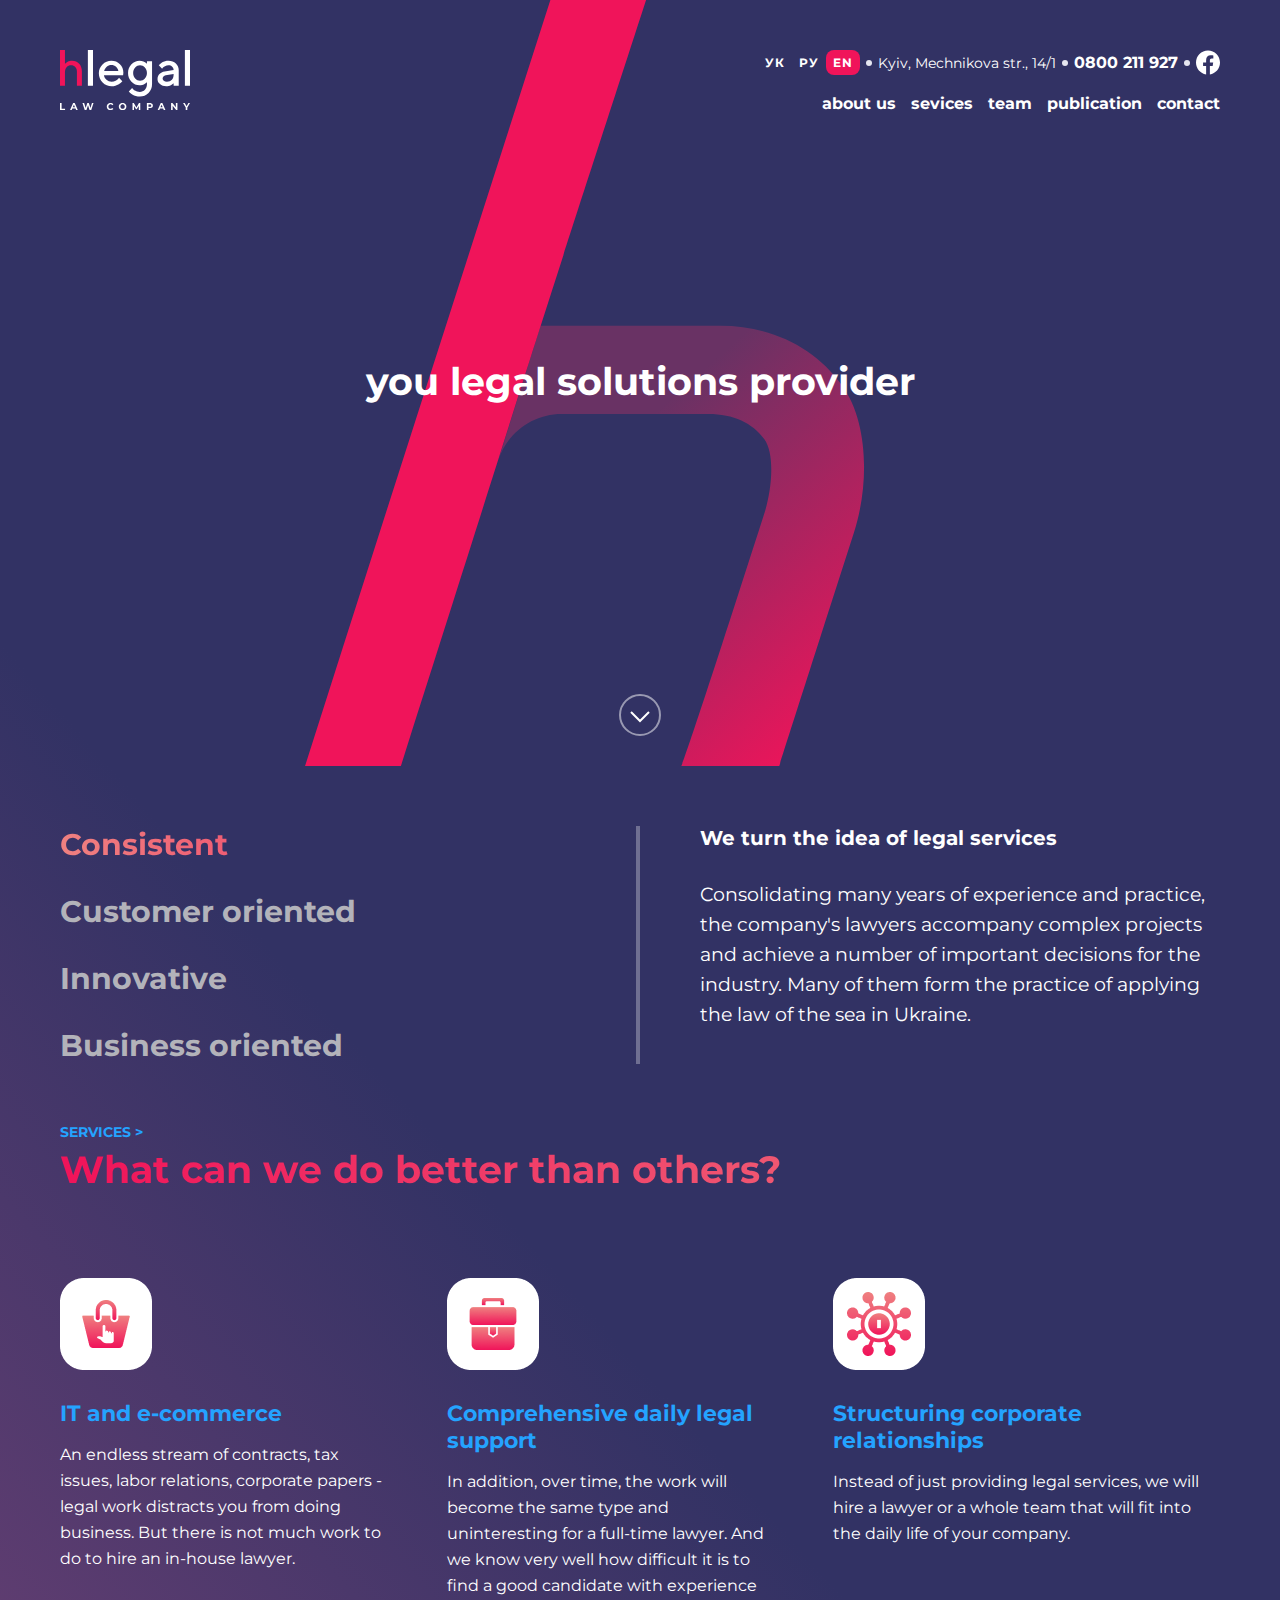
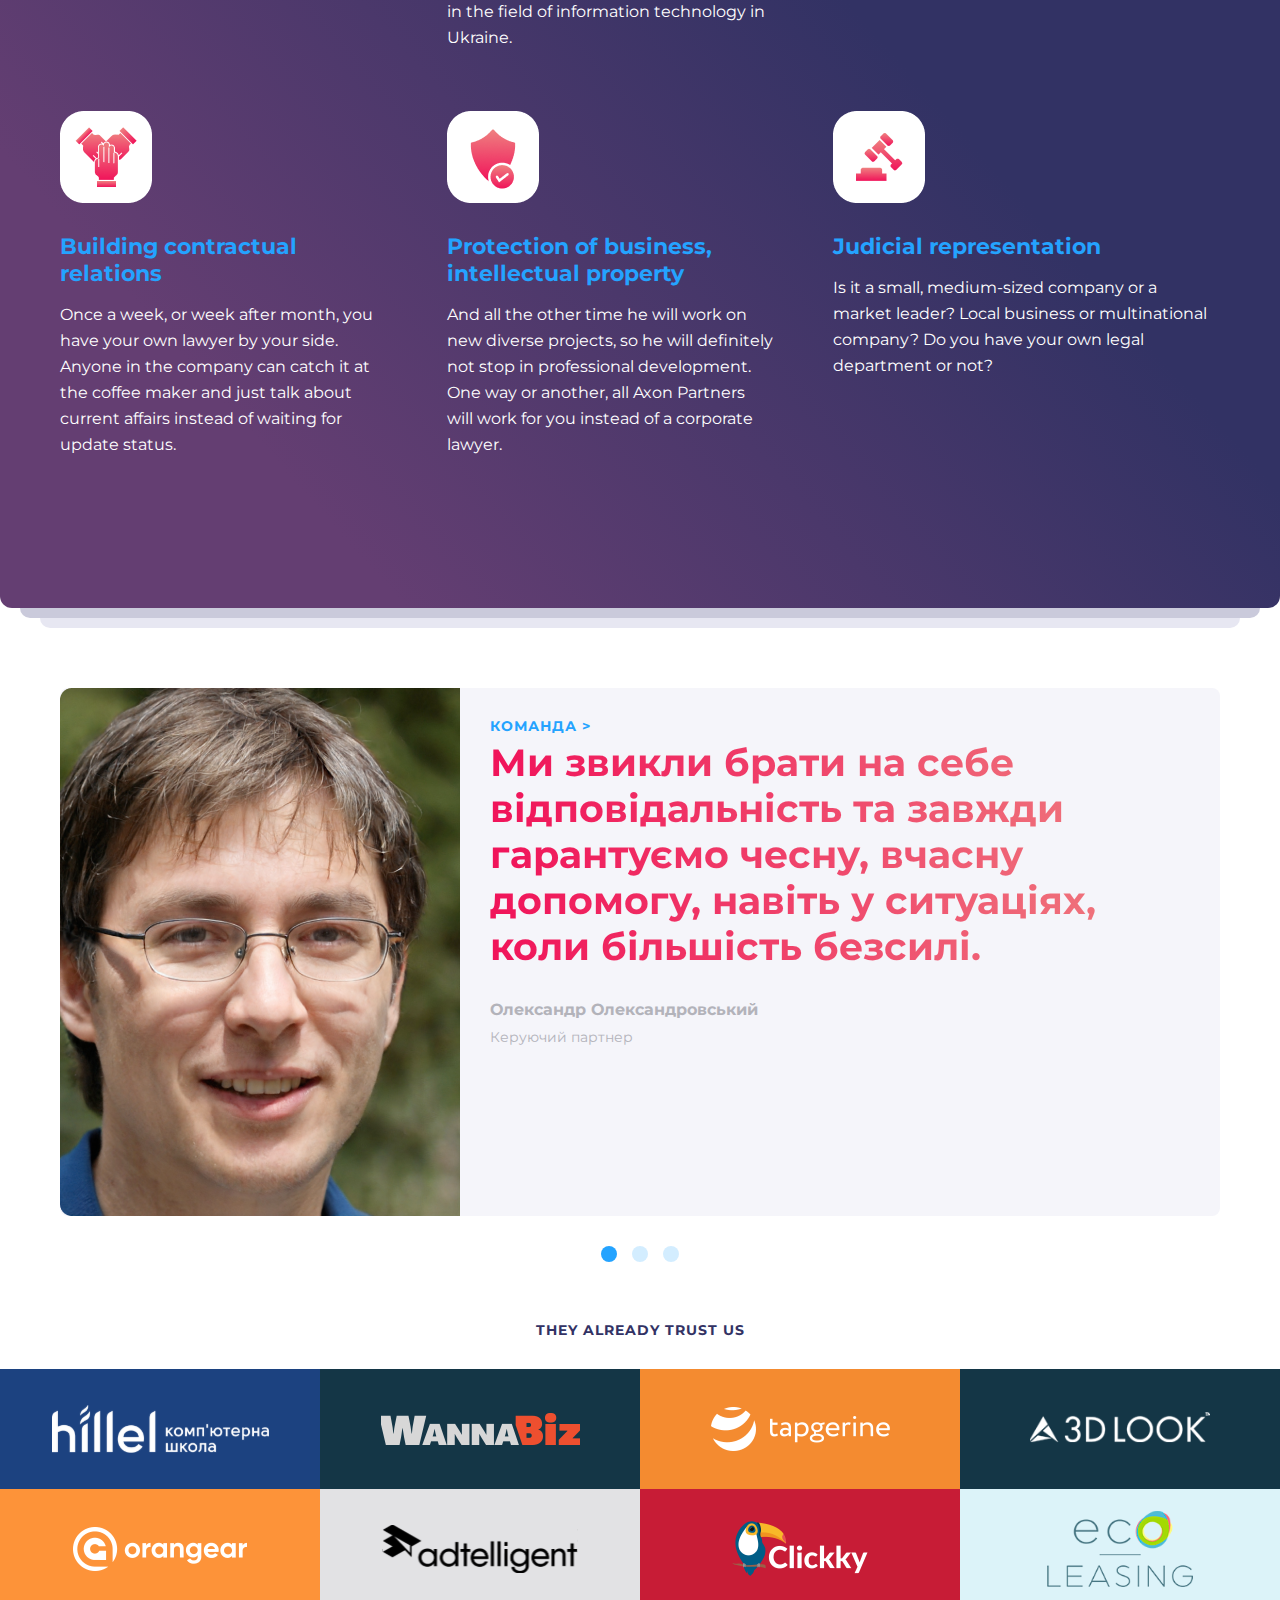
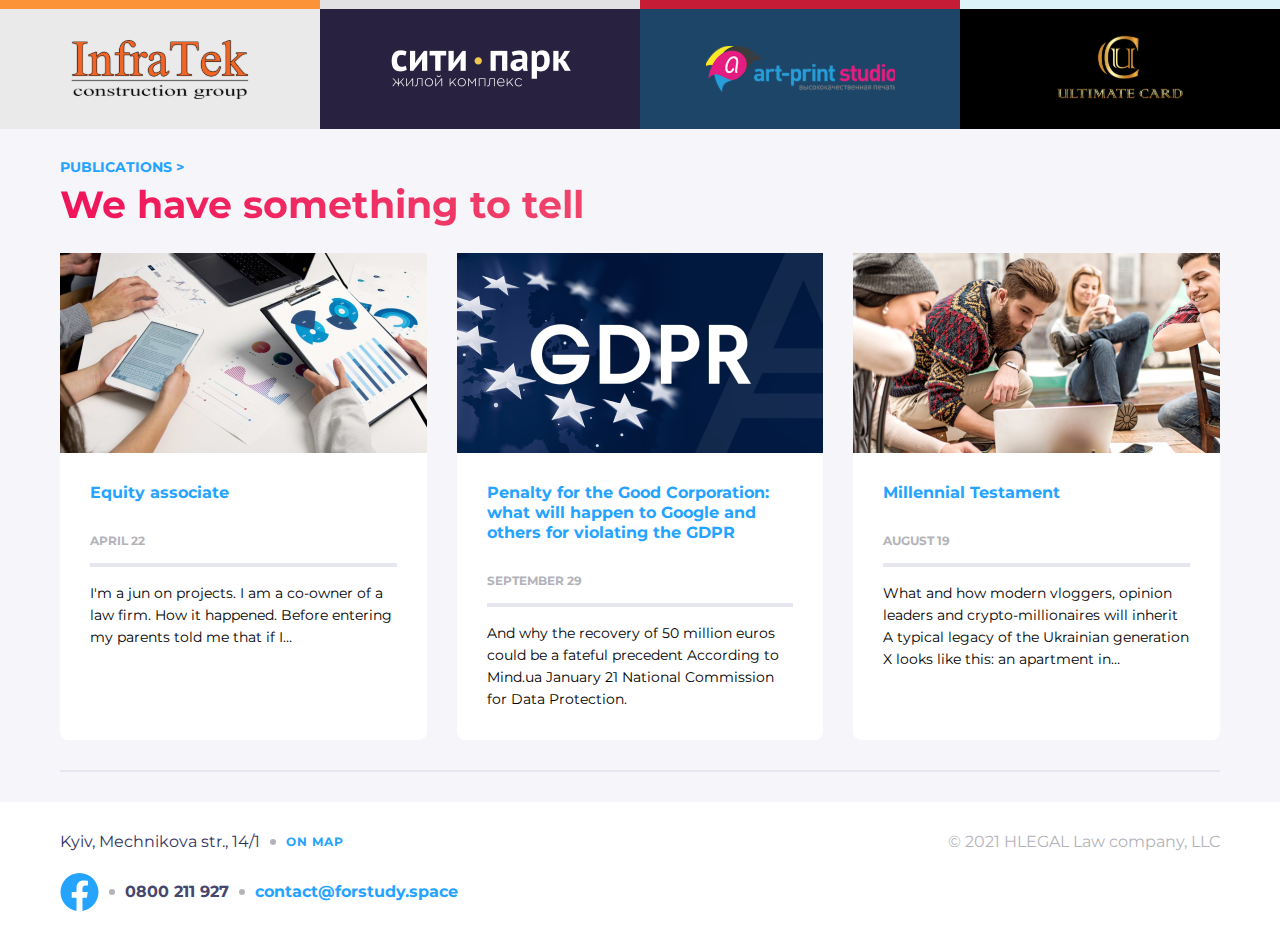
<file: index.html>
<!DOCTYPE html>
<html lang="en">

<head>
	<meta charset="UTF-8">
	<meta http-equiv="X-UA-Compatible" content="IE=edge">
	<meta name="viewport" content="width=device-width, initial-scale=1.0">
	<title>Document</title>
	<link rel="preconnect" href="https://fonts.googleapis.com">
	<link rel="preconnect" href="https://fonts.gstatic.com" crossorigin>
	<link href="https://fonts.googleapis.com/css2?family=Montserrat:wght@400;700&display=swap" rel="stylesheet">
	<link rel="stylesheet" href="css/style.css">
</head>

<body>
	<div class="wraper">
		<header class="header">
			<div class="header__board">
				<div class="header__bigLogo"><a href=""><img src="img/BigLogo.svg"></a></div>
				<div class="header__all">
					<div class="header__up">
						<div class="header__lang">
							<div class="listLang">
								<a href="#" class="listLang__lang">ук</a>
								<a href="" class="listLang__lang">ру</a>
								<a href="" class="listLang__lang">en</a>
							</div>
						</div>
						<div class="header__dot"></div>
						<div class="header__street">Kyiv, Mechnikova str., 14/1</div>
						<div class="header__dot"></div>
						<div class="header__numb"><a href="tel:0800211927">0800 211 927</a></div>
						<div class="header__dot"></div>
						<div class="header__minilogo">
							<a href="">
								<img src="img/Facebook_minilogo.svg" alt="">
							</a>
						</div>
					</div>
					<div class="header__banner">
						<div class="header__down">
							<a href="#" class="header__logo">
								<picture>
									<source srcset="img/BigLogo.svg" type="image/svg+xml" media="(min-width:768px)">
									<source srcset="img/Logo.svg" type="image/svg+xml" media="(min-width:375px)">
									<img src="img/BigLogo.svg" alt="">
								</picture>
								<!-- <img src="img/Logo.svg" alt=""> -->
							</a>
						</div>
						<nav class="header__burger">
							<div class="burger">
								<input type="checkbox" id="burger-toggle" />
								<label for="burger-toggle" class="burger-nav">
									<span class="burger-nav__line"></span>
									<span class="burger-nav__line"></span>
									<span class="burger-nav__line"></span>
								</label>
								<nav class="nav">
									<ul class="nav__list">
										<li class="nav__close-wrapp">
											<label for="burger-toggle" class="nav__close">
												<svg width="20" height="20" fill="none" xmlns="http://www.w3.org/2000/svg">
													<path d="m 1 1 18 18 M 19 1 1 19" stroke="#EC6F5D" stroke-width="2" />
												</svg>
											</label>
										</li>
										<li class="nav__item">
											<a href="index.html" class="nav__link">about us</a>
										</li>
										<li class="nav__item">
											<a href="index.html" class="nav__link">sevices</a>
										</li>
										<li class="nav__item">
											<a href="index.html" class="nav__link">team</a>
										</li>
										<li class="nav__item">
											<a href="index.html" class="nav__link">publication</a>
										</li>
										<li class="nav__item">
											<a href="index.html" class="nav__link">contact </a>
										</li>
									</ul>
								</nav>
							</div>
						</nav>
					</div>
					<nav class="header__menu">
						<a href="#" class="header__link">about us</a>
						<a href="#" class="header__link">sevices</a>
						<a href="#" class="header__link">team</a>
						<a href="#" class="header__link">publication</a>
						<a href="#" class="header__link">contact</a>
					</nav>
				</div>
			</div>
			<div class="header__signature">you legal solutions provider</div>
			<div class="header__arrow"><img src="img/scrollbtn.svg" alt=""></div>
		</header>
		<div class="main">
			<div class="main__block">
				<div class="main__menu">
					<a href="#" class="main__p">Consistent</a>
					<a href="#" class="main__p">Customer oriented</a>
					<a href="#" class="main__p">Innovative</a>
					<a href="#" class="main__p">Business oriented</a>
				</div>
				<div class="main__state state">
					<div class="state__title">We turn the idea of legal services</div>
					<div class="state__text">Consolidating many years of experience and practice, the company's lawyers accompany
						complex projects and achieve a number of important decisions for the industry. Many of them form the
						practice of applying the law of the sea in Ukraine.</div>
				</div>
			</div>
			<div class="main__sevice"><a href="#">Services ></a></div>
			<div class="main__title">
				What can we do better than others?
			</div>
			<div class="main__row">
				<div class="main__column column">
					<div class="column__icon">
						<img src="img/Icon1.png" alt="">
					</div>
					<div class="column__title">
						<a href="#">IT and e-commerce</a>
					</div>
					<div class="column_text">
						An endless stream of contracts, tax issues, labor relations, corporate papers - legal work distracts you
						from doing business. But there is not much work to do to hire an in-house lawyer.
					</div>
				</div>
				<div class="main__column column">
					<div class="column__icon">
						<img src="img/Icon2.png" alt="">
					</div>
					<div class="column__title">
						<a href="#">Comprehensive daily legal support</a>
					</div>
					<div class="column_text">
						In addition, over time, the work will become the same type and uninteresting for a full-time lawyer. And we
						know very well how difficult it is to find a good candidate with experience in the field of information
						technology in Ukraine.
					</div>
				</div>
				<div class="main__column column">
					<div class="column__icon">
						<img src="img/Icon3.png" alt="">
					</div>
					<div class="column__title">
						<a href="#">Structuring corporate relationships</a>
					</div>
					<div class="column_text">
						Instead of just providing legal services, we will hire a lawyer or a whole team that will fit into the daily
						life of your company.
					</div>
				</div>
				<div class="main__column column">
					<div class="column__icon">
						<img src="img/Icon4.png" alt="">
					</div>
					<div class="column__title">
						<a href="#">Building contractual relations</a>
					</div>
					<div class="column_text">
						Once a week, or week after month, you have your own lawyer by your side. Anyone in the company can catch it
						at the coffee maker and just talk about current affairs instead of waiting for update status.
					</div>
				</div>
				<div class="main__column column">
					<div class="column__icon">
						<img src="img/Icon5.png" alt="">
					</div>
					<div class="column__title">
						<a href="#">Protection of business, intellectual property</a>
					</div>
					<div class="column_text">
						And all the other time he will work on new diverse projects, so he will definitely not stop in professional
						development. One way or another, all Axon Partners will work for you instead of a corporate lawyer.
					</div>
				</div>
				<div class="main__column column">
					<div class="column__icon">
						<img src="img/Icon6.png" alt="">
					</div>
					<div class="column__title">
						<a href="#">Judicial representation</a>
					</div>
					<div class="column_text">
						Is it a small, medium-sized company or a market leader? Local business or multinational company? Do you have
						your own legal department or not?
					</div>
				</div>
			</div>
		</div>
	</div>
	<div class="shadowFirst"></div>
	<div class="shadowSecond"></div>
	<div class="team">
		<div class="team__photo">
			<picture>
				<source srcset="img/team4.png" type="image/svg+xml" media="(min-width:1920px)">
				<source srcset="img/team5.png" type="image/svg+xml" media="(min-width:1440px)">
				<source srcset="img/team3.png" type="image/svg+xml" media="(min-width:1024px)">
				<source srcset="img/team2.png" type="image/svg+xml" media="(min-width:768px)">
				<source srcset="img/team1.png" type="image/svg+xml" media="(min-width:375px)">
				<img src="img/BigLogo.svg" alt="">
			</picture>
		</div>
		<div class="team__items">
			<div class="team__sevice">команда ></div>
			<div class="team__title">Ми звикли брати на себе відповідальність та завжди гарантуємо чесну, вчасну допомогу,
				навіть у ситуаціях, коли більшість безсилі.</div>
			<div class="team__author">Олександр Олександровський</div>
			<div class="team__job">Керуючий партнер</div>
		</div>
	</div>
	<div class="slider">
		<div class="slider__dot"></div>
		<div class="slider__dot"></div>
		<div class="slider__dot"></div>
	</div>
	<div class="signature">They already trust us</div>
	<div class="firms">
		<div class="firms__column">
			<div class="firms__img">
				<img src="img/i1.svg" alt="">
			</div>
		</div>
		<div class="firms__column">
			<div class="firms__img">
				<img src="img/i2.svg" alt="">
			</div>
		</div>
		<div class="firms__column">
			<div class="firms__img">
				<img src="img/i3.svg" alt="">
			</div>
		</div>
		<div class="firms__column">
			<div class="firms__img">
				<img src="img/i4.svg" alt="">
			</div>
		</div>
		<div class="firms__column">
			<div class="firms__img">
				<img src="img/i5.svg" alt="">
			</div>
		</div>
		<div class="firms__column">
			<div class="firms__img">
				<img src="img/i6.svg" alt="">
			</div>
		</div>
		<div class="firms__column">
			<div class="firms__img">
				<img src="img/i7.svg" alt="">
			</div>
		</div>
		<div class="firms__column">
			<div class="firms__img">
				<img src="img/i8.svg" alt="">
			</div>
		</div>
		<div class="firms__column">
			<div class="firms__img">
				<img src="img/i9.svg" alt="">
			</div>
		</div>
		<div class="firms__column">
			<div class="firms__img">
				<img src="img/i10.svg" alt="">
			</div>
		</div>
		<div class="firms__column">
			<div class="firms__img">
				<img src="img/i11.svg" alt="">
			</div>
		</div>
		<div class="firms__column">
			<div class="firms__img">
				<img src="img/i12.svg" alt="">
			</div>
		</div>
	</div>
	<div class="projects">
		<div class="projects__sevice"><a href="">Publications ></a> </div>
		<div class="projects__title">We have something to tell</div>
		<div class="projects__row">
			<div class="projects__column column_50_1">
				<div class="projects__img"><img src="img/photo1.png" alt=""></div>
				<div class="projects__name">Equity associate</div>
				<div class="projects__date">April 22</div>
				<div class="projects__text">I'm a jun on projects. I am a co-owner of a law firm. How it happened. Before
					entering my parents told me that if I…</div>
			</div>
			<div class="projects__column column_50_2">
				<div class="projects__img"><img src="img/photo2.png" alt=""></div>
				<div class="projects__name">Penalty for the Good Corporation: what will happen to Google and others for
					violating the GDPR</div>
				<div class="projects__date">September 29</div>
				<div class="projects__text">And why the recovery of 50 million euros could be a fateful precedent According to
					Mind.ua January 21 National Commission for Data Protection.</div>
			</div>
			<div class="projects__column">
				<div class="projects__img"><img src="img/photo3.png" alt=""></div>
				<div class="projects__name">Millennial Testament</div>
				<div class="projects__date">August 19</div>
				<div class="projects__text">What and how modern vloggers, opinion leaders and crypto-millionaires will inherit A
					typical legacy of the Ukrainian generation X looks like this: an apartment in…</div>
			</div>
		</div>
	</div>
	<div class="footer">
		<div class="footer__info">
			<div class="footer__address">
				<div class="footer__street">Kyiv, Mechnikova str., 14/1</div>
				<div class="footer__dot"></div>
				<div class="footer__map"><a href="https://goo.gl/maps/DXuaM9W2Nmb88hpr7" target="_blank">On map</a></div>
			</div>
			<div class="footer__contact">
				<div class="footer__logo"><a href="#"><img src="img/Facebook_logo.svg" alt=""></a></div>
				<div class="footer__dot"></div>
				<div class="footer__number"><a href="tel:0800211927">0800 211 927</a></div>
				<div class="footer__dot"></div>
				<div class="footer__mail">
					<a href="mailto:contact@forstudy.space">contact@forstudy.space</a>
				</div>
			</div>
		</div>
		<div class="footer__copy">
			&copy 2021 HLEGAL Law company, LLC
		</div>
	</div>
	<script src="js/script1.js"></script>
</body>

</html>
</file>
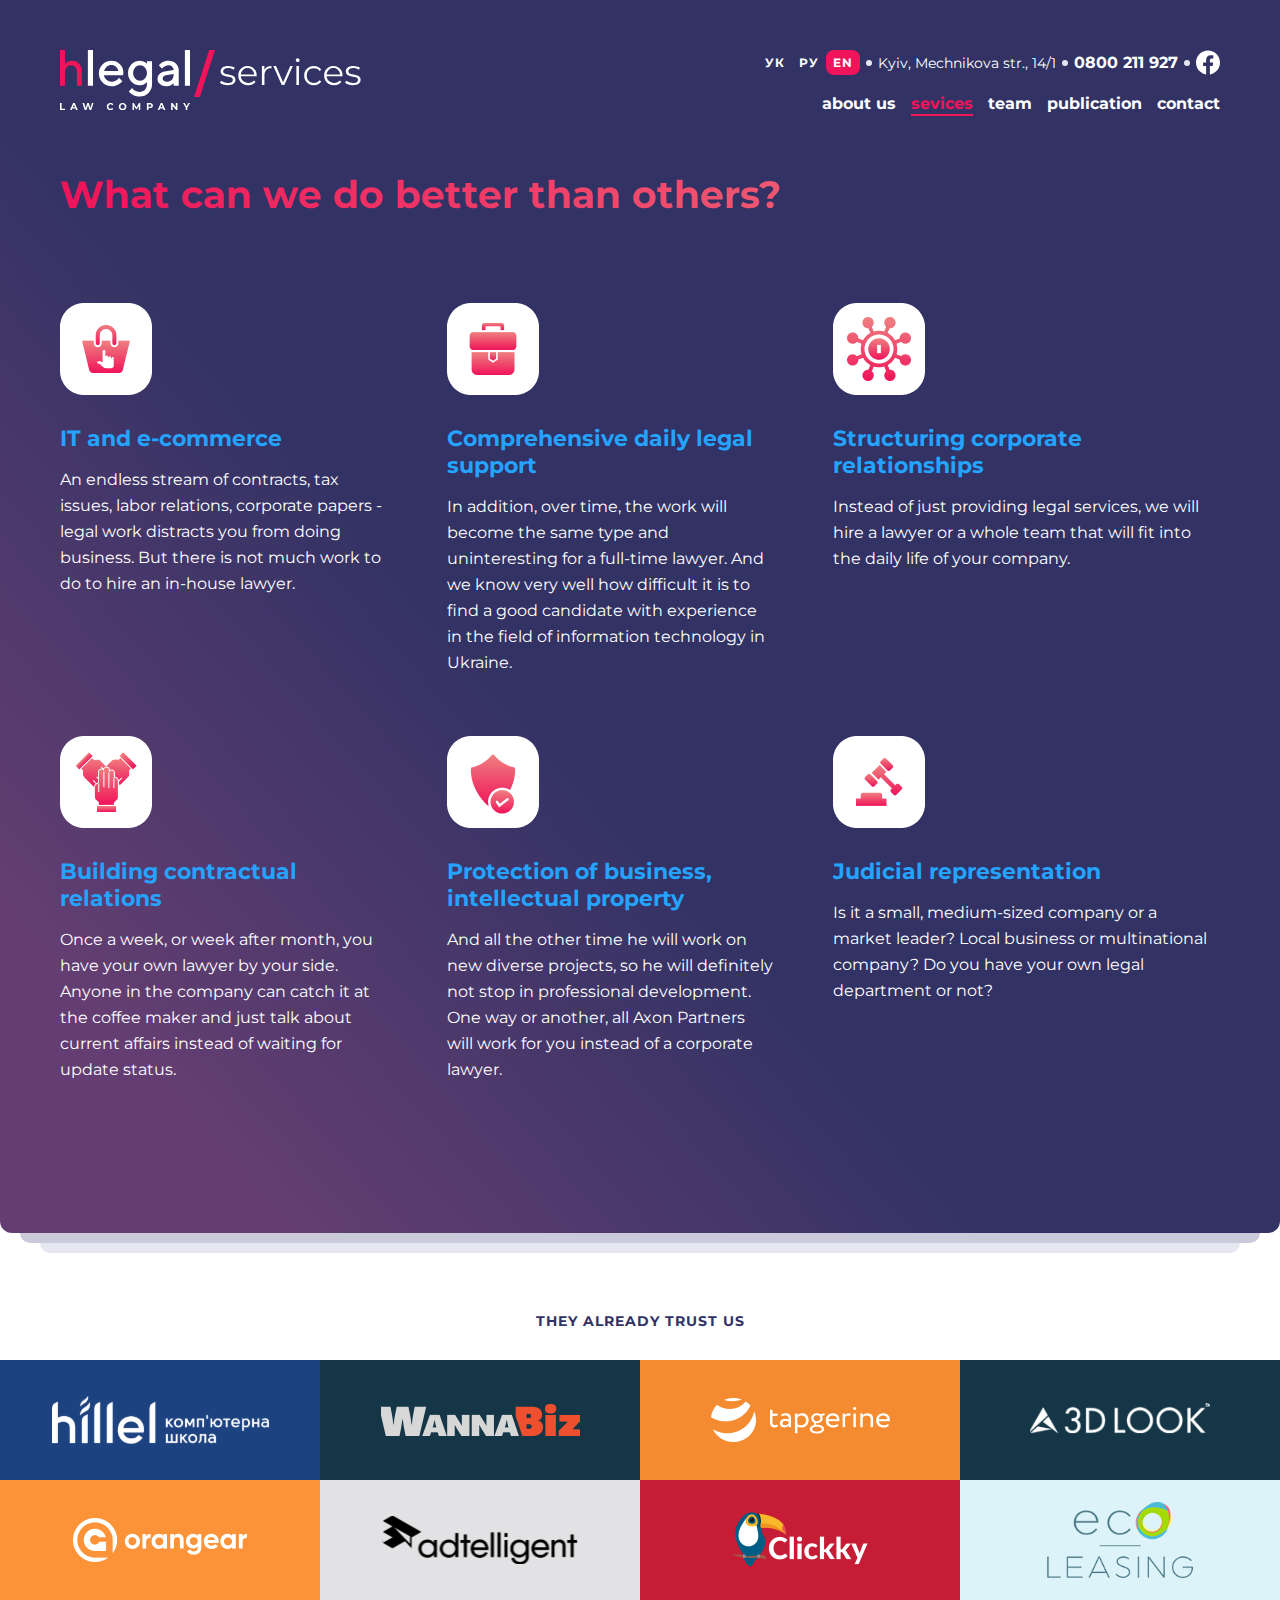
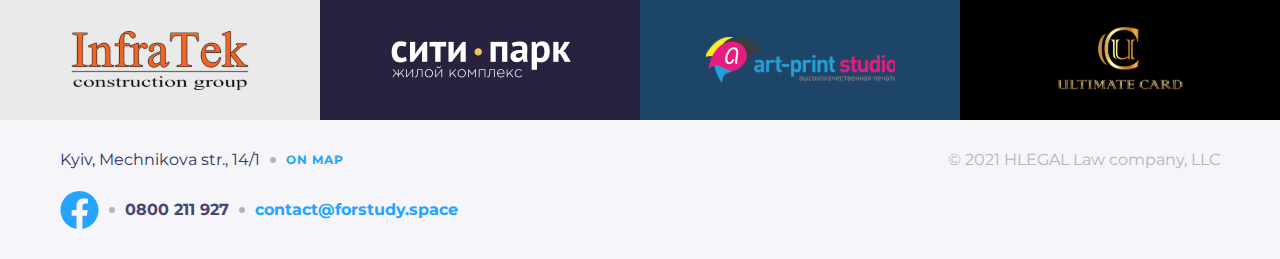
<file: sevise__page/index.html>
<!DOCTYPE html>
<html lang="en">
	<head>
		<title>Services/Phone</title>
		<link rel="stylesheet" href="css/style.css"/>
		<meta charset="utf-8">
		<meta name="viewport" content="width=device-width">
		<link rel="preconnect" href="https://fonts.googleapis.com">
		<link rel="preconnect" href="https://fonts.gstatic.com" crossorigin>
		<link href="https://fonts.googleapis.com/css2?family=Montserrat:wght@400;700&display=swap" rel="stylesheet">
	</head>
	<body>
		<div class="wraper">
			<header class="header">
				<div class="header__bigLogo"><a href=""><img src="img/BigLogo.svg"></a></div>
				<div class="header__all">
					<div class="header__up">
						<div class="header__lang">
							<div class="listLang">
								<a href="#" class="listLang__lang">ук</a>
								<a href="" class="listLang__lang">ру</a>
								<a href="" class="listLang__lang">en</a>
							</div>
						</div>
						<div class="header__dot"></div>
						<div class="header__street">Kyiv, Mechnikova str., 14/1</div>
						<div class="header__dot"></div>
						<div class="header__numb"><a href="tel:0800211927">0800 211 927</a></div>
						<div class="header__dot"></div>
						<div class="header__minilogo">
							<a href="">
								<img src="img/Facebook_minilogo.svg" alt="">
							</a>
						</div>
					</div>
					<div class="header__banner">
						<div class="header__down">
							<a href="#" class="header__logo">
								<picture>
									<source srcset="img/BigLogo.svg" type="image/svg+xml" media="(min-width:768px)">
									<source srcset="img/Logo.svg" type="image/svg+xml" media="(min-width:375px)">
									<img src="img/BigLogo.svg" alt="">
								</picture>
								<!-- <img src="img/Logo.svg" alt=""> -->
							</a>
						</div>
						<nav class="header__burger">
							<div class="burger">
								<input type="checkbox" id="burger-toggle" />
					      	<label for="burger-toggle" class="burger-nav">
						         <span class="burger-nav__line"></span>
						         <span class="burger-nav__line"></span>
						         <span class="burger-nav__line"></span>
					      	</label>
					      	<nav class="nav">
					         	<ul class="nav__list">
						            <li class="nav__close-wrapp">
						            	<label for="burger-toggle" class="nav__close">
						               	<svg
							                  width="20"
							                  height="20"
							                  fill="none"
							                  xmlns="http://www.w3.org/2000/svg">
							                  <path
							                    d="m 1 1 18 18 M 19 1 1 19"
							                    stroke="#EC6F5D"
							                    stroke-width="2"
							                  />
						               	</svg>
						              </label>
						            </li>
						            <li class="nav__item">
						              <a href="index.html" class="nav__link">about us</a>
						            </li>
						            <li class="nav__item">
						              <a href="index.html" class="nav__link">sevices</a>
						            </li>
						            <li class="nav__item">
						              <a href="index.html" class="nav__link">team</a>
						            </li>
						            <li class="nav__item">
						              <a href="index.html" class="nav__link">publication</a>
						            </li>
						            <li class="nav__item">
						              <a href="index.html" class="nav__link">contact </a>
						            </li>
					         	</ul>
					        </nav>
							</div>
						</nav>
					</div>
					<nav class="header__menu">
						<a href="#" class="header__link">about us</a>
						<a href="#" class="header__link">sevices</a>
						<a href="#" class="header__link">team</a>
						<a href="#" class="header__link">publication</a>
						<a href="#" class="header__link">contact</a>
					</nav>
				</div>
			</header>
			<div class="main">
				<div class="main__title">
					What can we do better than others?
				</div>
				<div class="main__row">
					<div class="main__column column">
						<div class="column__icon">
							<img src="img/Icon1.png" alt="">
						</div>
						<div class="column__title">
							<a href="#">IT and e-commerce</a>
						</div>
						<div class="column_text">
							An endless stream of contracts, tax issues, labor relations, corporate papers - legal work distracts you from doing business. But there is not much work to do to hire an in-house lawyer.
						</div>
					</div>
					<div class="main__column column">
						<div class="column__icon">
							<img src="img/Icon2.png" alt="">
						</div>
						<div class="column__title">
							<a href="#">Comprehensive daily legal support</a>
						</div>
						<div class="column_text">
							In addition, over time, the work will become the same type and uninteresting for a full-time lawyer. And we know very well how difficult it is to find a good candidate with experience in the field of information technology in Ukraine.
						</div>
					</div>
					<div class="main__column column">
						<div class="column__icon">
							<img src="img/Icon3.png" alt="">
						</div>
						<div class="column__title">
							<a href="#">Structuring corporate relationships</a>
						</div>
						<div class="column_text">
							Instead of just providing legal services, we will hire a lawyer or a whole team that will fit into the daily life of your company.
						</div>
					</div>
					<div class="main__column column">
						<div class="column__icon">
							<img src="img/Icon4.png" alt="">
						</div>
						<div class="column__title">
							<a href="#">Building contractual relations</a>
						</div>
						<div class="column_text">
							Once a week, or week after month, you have your own lawyer by your side. Anyone in the company can catch it at the coffee maker and just talk about current affairs instead of waiting for update status.
						</div>
					</div>
					<div class="main__column column">
						<div class="column__icon">
							<img src="img/Icon5.png" alt="">
						</div>
						<div class="column__title">
							<a href="#">Protection of business, intellectual property</a>
						</div>
						<div class="column_text">
							And all the other time he will work on new diverse projects, so he will definitely not stop in professional development. One way or another, all Axon Partners will work for you instead of a corporate lawyer.
						</div>
					</div>
					<div class="main__column column">
						<div class="column__icon">
							<img src="img/Icon6.png" alt="">
						</div>
						<div class="column__title">
							<a href="#">Judicial representation</a>
						</div>
						<div class="column_text">
							Is it a small, medium-sized company or a market leader? Local business or multinational company? Do you have your own legal department or not?
						</div>
					</div>
				</div>
			</div>
		</div>
		<div class="shadowFirst"></div>
		<div class="shadowSecond"></div>
		<div class="signature">They already trust us</div>
		<div class="firms">
			<div class="firms__column">
				<div class="firms__img">
					<img src="img/i1.svg" alt="">
				</div>
			</div>
			<div class="firms__column">
				<div class="firms__img">
					<img src="img/i2.svg" alt="">
				</div>
			</div>
			<div class="firms__column">
				<div class="firms__img">
					<img src="img/i3.svg" alt="">
				</div>
			</div>
			<div class="firms__column">
				<div class="firms__img">
					<img src="img/i4.svg" alt="">
				</div>
			</div>
			<div class="firms__column">
				<div class="firms__img">
					<img src="img/i5.svg" alt="">
				</div>
			</div>
			<div class="firms__column">
				<div class="firms__img">
					<img src="img/i6.svg" alt="">
				</div>
			</div>
			<div class="firms__column">
				<div class="firms__img">
					<img src="img/i7.svg" alt="">
				</div>
			</div>
			<div class="firms__column">
				<div class="firms__img">
					<img src="img/i8.svg" alt="">
				</div>
			</div>
			<div class="firms__column">
				<div class="firms__img">
					<img src="img/i9.svg" alt="">
				</div>
			</div>
			<div class="firms__column">
				<div class="firms__img">
					<img src="img/i10.svg" alt="">
				</div>
			</div>
			<div class="firms__column">
				<div class="firms__img">
					<img src="img/i11.svg" alt="">
				</div>
			</div>
			<div class="firms__column">
				<div class="firms__img">
					<img src="img/i12.svg" alt="">
				</div>
			</div>
		</div>
		<footer>
			<div class="footer">
				<div class="footer__info">
					<div class="footer__address">
						<div class="footer__street">Kyiv, Mechnikova str., 14/1</div>
						<div class="footer__dot"></div>
						<div class="footer__map"><a href="https://goo.gl/maps/DXuaM9W2Nmb88hpr7" target="_blank">On map</a></div>
					</div>
					<div class="footer__contact">
						<div class="footer__logo"><a href="#"><img src="img/Facebook_logo.svg" alt=""></a></div>
						<div class="footer__dot"></div>
						<div class="footer__number"><a href="tel:0800211927">0800 211 927</a></div>
						<div class="footer__dot"></div>
						<div class="footer__mail">
							<a href="mailto:contact@forstudy.space">contact@forstudy.space</a>
						</div>
					</div>
				</div>
				<div class="footer__copy">
					&copy 2021 HLEGAL Law company, LLC
				</div>
			</div>
		</footer>
	</body>
</html>
</file>
<file: css/style.css>
@charset "UTF-8";
/*Обнуление*/
* {
  padding: 0;
  margin: 0;
  border: 0;
}

*, *:before, *:after {
  box-sizing: border-box;
}

:focus, :active {
  outline: none;
}

a:focus, a:active {
  outline: none;
}

nav, footer, header, aside {
  display: block;
}

html, body {
  height: 100%;
  width: 100%;
  font-size: 100%;
  line-height: 1;
  font-size: 14px;
  -ms-text-size-adjust: 100%;
  -moz-text-size-adjust: 100%;
  -webkit-text-size-adjust: 100%;
}

input, button, textarea {
  font-family: inherit;
}

input::-ms-clear {
  display: none;
}

button {
  cursor: pointer;
}

button::-moz-focus-inner {
  padding: 0;
  border: 0;
}

a, a:visited {
  text-decoration: none;
}

a:hover {
  text-decoration: none;
}

ul li {
  list-style: none;
}

img {
  vertical-align: top;
}

h1, h2, h3, h4, h5, h6 {
  font-size: inherit;
  font-weight: inherit;
}

/*--------------------*/
body {
  font-family: "Montserrat", sans-serif;
  color: #FFFFFF;
}

.wraper {
  background: linear-gradient(228.57deg, #323264 11.93%, #323264 57.17%, #643E72 87.46%);
  border-radius: 0px 0px 12px 12px;
}

.header {
  display: block;
  max-width: 1820px;
  margin: 0 auto;
}
@media screen and (min-width: 375px) {
  .header {
    background-image: url("../img/header_bg_1.svg");
    background-repeat: no-repeat;
    background-position: center;
  }
}
@media screen and (min-width: 768px) {
  .header {
    background-image: url("../img/header_bg_2.svg");
  }
}
@media screen and (min-width: 1024px) {
  .header {
    background-image: url("../img/header_bg_3.svg");
  }
}
@media screen and (min-width: 1440px) {
  .header {
    background-image: url("../img/header_bg_4.svg");
  }
}
@media screen and (min-width: 1920px) {
  .header {
    background-image: url("../img/header_bg_5.svg");
  }
}
@media screen and (min-width: 1024px) {
  .header__board {
    display: flex;
    justify-content: space-between;
    flex-wrap: wrap;
    padding: 50px 60px 0 60px;
  }
}
@media screen and (min-width: 375px) {
  .header__bigLogo {
    display: none;
  }
}
@media screen and (min-width: 1024px) {
  .header__bigLogo {
    display: block;
  }
}
@media screen and (min-width: 375px) {
  .header__banner {
    display: flex;
    justify-content: space-between;
  }
}
@media screen and (min-width: 375px) {
  .header__up {
    display: flex;
    background: rgba(245, 245, 250, 0.2);
    justify-content: space-between;
    padding: 0 15px;
    align-items: center;
  }
}
@media screen and (min-width: 768px) {
  .header__up {
    background: none;
    justify-content: flex-start;
    padding: 50px 0 0 60px;
  }
}
@media screen and (min-width: 1024px) {
  .header__up {
    padding: 0;
  }
}
@media screen and (min-width: 375px) {
  .header__lang {
    display: flex;
  }
}
@media screen and (min-width: 375px) {
  .header__street {
    display: none;
  }
}
@media screen and (min-width: 768px) {
  .header__street {
    display: block;
  }
}
@media screen and (min-width: 375px) {
  .header__numb {
    font-size: 16px;
    font-weight: 700;
    line-height: 20px;
    letter-spacing: 0em;
  }
  .header__numb a {
    color: #fff;
  }
  .header__numb a:hover {
    color: #F0145A;
    transition: all 0.5s ease 0s;
  }
}
@media screen and (min-width: 375px) {
  .header__dot {
    display: none;
  }
}
@media screen and (min-width: 768px) {
  .header__dot {
    display: block;
    width: 6px;
    height: 6px;
    background: rgb(230, 230, 240);
    border-radius: 50%;
    margin: 0 6px;
  }
}
@media screen and (min-width: 375px) {
  .header__minilogo {
    display: none;
  }
}
@media screen and (min-width: 768px) {
  .header__minilogo {
    display: block;
  }
}

@media screen and (min-width: 375px) {
  .listLang {
    font-size: 12px;
    font-weight: 700;
    line-height: 15px;
    letter-spacing: 1px;
    text-align: center;
    display: flex;
  }
}
@media screen and (min-width: 375px) {
  .listLang__lang {
    color: #fff;
    text-transform: uppercase;
    padding: 5px 7px;
    margin: 10px 0;
  }
}
@media screen and (min-width: 768px) {
  .listLang__lang {
    margin: 0;
  }
}
@media screen and (min-width: 375px) {
  .listLang__lang:last-child {
    background-color: #F0145A;
    border-radius: 8px;
  }
}

@media screen and (min-width: 375px) {
  .header__down {
    display: flex;
    justify-content: space-between;
    padding: 0 15px;
  }
}
@media screen and (min-width: 768px) {
  .header__down {
    justify-content: flex-start;
    flex-direction: column;
    padding: 30px 60px 0 60px;
  }
}
@media screen and (min-width: 1024px) {
  .header__down {
    display: none;
  }
}

@media screen and (min-width: 375px) {
  .header__menu {
    display: none;
  }
}
@media screen and (min-width: 768px) {
  .header__menu {
    display: flex;
    justify-content: flex-start;
    padding: 29.85px 60px 30px 60px;
  }
}
@media screen and (min-width: 1024px) {
  .header__menu {
    padding: 18.5px 0 0 0;
    justify-content: flex-end;
  }
}
@media screen and (min-width: 375px) {
  .header__link {
    font-weight: 700;
    font-size: 16px;
    line-height: 20px;
    color: #FFFFFF;
    margin-right: 15px;
  }
}
@media screen and (min-width: 1024px) {
  .header__link {
    margin: 0 0 0 15px;
  }
}
.header__link:hover {
  color: #F0145A;
  border-bottom: #F0145A 2px solid;
}
@media screen and (min-width: 768px) {
  .header__burger {
    display: none;
  }
}

.burger-nav {
  --size: 32px;
  display: block;
  margin-right: 15px;
  width: var(--size);
  height: var(--size);
  position: relative;
}
.burger-nav__line {
  display: block;
  position: absolute;
  width: 18px;
  height: 2px;
  background-color: #fff;
  top: 50%;
  left: 50%;
  transform: translate(-50%, -50%);
}
.burger-nav__line:first-child {
  transform: translate(-50%, calc(-50% - 5px));
}
.burger-nav__line:last-child {
  transform: translate(-50%, calc(-50% + 5px));
}

.nav {
  width: 33px;
  height: 32px;
  position: absolute;
  opacity: 0;
  visibility: hidden;
  transition: all 0.3s linear;
  padding: 0 8px;
}
.nav__list {
  position: fixed;
  width: 100%;
  bottom: 0;
  left: 0;
  background-color: rgba(0, 0, 0, 0.7);
  border-radius: 0px 0px 12px 12px;
  padding: 12px;
  list-style-type: none;
}
.nav__item {
  margin-top: 15px;
}
.nav__link {
  padding: 7px 0;
  font-weight: 700;
  font-size: 24px;
  line-height: 29px;
  text-align: center;
  color: #fff;
  display: block;
  width: 100%;
  background: rgb(50, 50, 150);
  border-radius: 12px;
}
.nav__close-wrapp {
  display: flex;
  justify-content: flex-end;
  margin-bottom: 20px;
}
.nav__close {
  --size: 32px;
  display: flex;
  justify-content: center;
  align-items: center;
  width: var(--size);
  height: var(--size);
}

#burger-toggle:checked ~ .nav {
  opacity: 1;
  visibility: visible;
}

#burger-toggle {
  visibility: hidden;
  height: 12.5px;
}

@media screen and (min-width: 375px) {
  .header__signature {
    font-weight: 700;
    font-size: 38px;
    line-height: 46px;
    text-align: center;
    padding: 129px 10px 159px 10px;
    color: #FFFFFF;
  }
}
@media screen and (min-width: 768px) {
  .header__signature {
    padding: 269px 0 417px 0;
    color: #FFFFFF;
  }
}
@media screen and (min-width: 1024px) {
  .header__signature {
    padding: 245px 0 289px 0;
  }
}
@media screen and (min-width: 1440px) {
  .header__signature {
    padding: 261px 0 305px 0;
  }
}
@media screen and (min-width: 1920px) {
  .header__signature {
    padding: 361px 0 405px 0;
  }
}
.header__arrow {
  text-align: center;
  padding-bottom: 30px;
}

.main {
  max-width: 1820px;
  margin: 0 auto;
}
@media screen and (min-width: 375px) {
  .main {
    padding: 39.92px 30px 0 30px;
  }
}
@media screen and (min-width: 768px) {
  .main {
    padding: 60px;
  }
}
@media screen and (min-width: 1024px) {
  .main__block {
    display: flex;
    padding-bottom: 60px;
  }
}
@media screen and (min-width: 1440px) {
  .main__block {
    max-width: 1080px;
    margin: 0 auto;
  }
}
@media screen and (min-width: 1920px) {
  .main__block {
    max-width: 1360px;
    margin: 0 auto;
  }
}
@media screen and (min-width: 375px) {
  .main__menu {
    display: flex;
    padding-bottom: 30px;
    justify-content: start;
    overflow: scroll;
  }
  .main__menu a {
    font-weight: 700;
    padding-right: 30px;
    color: #B3B3BA;
    white-space: nowrap;
    font-size: 30px;
    line-height: 37px;
  }
  .main__menu a:first-child {
    background: linear-gradient(90.13deg, #EF8080 0.84%, #F0145A 99.96%);
    -webkit-background-clip: text;
    -webkit-text-fill-color: transparent;
  }
  .main__menu a:last-child {
    padding-right: 0;
  }
}
@media screen and (min-width: 1024px) {
  .main__menu {
    flex: 0 1 50%;
    display: flex;
    flex-direction: column;
    padding: 0;
    padding-right: 60px;
    border-right: rgba(255, 255, 255, 0.3) 4px solid;
    overflow: hidden;
  }
  .main__menu a {
    padding-bottom: 30px;
  }
  .main__menu a:last-child {
    padding-bottom: 0;
  }
}
@media screen and (min-width: 375px) {
  .main__state {
    padding: 30px 0;
  }
}
@media screen and (min-width: 1024px) {
  .main__state {
    flex: 0 1 50%;
    padding: 0;
    padding-left: 60px;
  }
}
@media screen and (min-width: 375px) {
  .main__sevice {
    padding-bottom: 10px;
  }
  .main__sevice a {
    font-weight: 700;
    font-size: 14px;
    line-height: 17px;
    color: #24A3FF;
    text-transform: uppercase;
  }
}
@media screen and (min-width: 375px) {
  .main__title {
    font-weight: 700;
    font-size: 30px;
    line-height: 37px;
    background: linear-gradient(90.13deg, #F0145A 0.84%, #EF8080 99.96%);
    -webkit-background-clip: text;
    -webkit-text-fill-color: transparent;
  }
}
@media screen and (min-width: 768px) {
  .main__title {
    padding-bottom: 60px;
    font-size: 38px;
  }
}
.main__row {
  display: flex;
}
@media screen and (min-width: 375px) {
  .main__row {
    padding: 30px 0;
    flex-direction: column;
  }
}
@media screen and (min-width: 768px) {
  .main__row {
    flex-direction: row;
    flex-wrap: wrap;
  }
}
@media screen and (min-width: 375px) {
  .main__column {
    padding-bottom: 30px;
  }
}
@media screen and (min-width: 768px) {
  .main__column {
    flex: 1 0 50%;
    padding-bottom: 60px;
    padding-right: 60px;
  }
  .main__column:nth-child(2) {
    padding-right: 0;
  }
  .main__column:nth-child(4) {
    padding-right: 0;
  }
  .main__column:nth-child(6) {
    padding-right: 0;
  }
}
@media screen and (min-width: 1024px) {
  .main__column {
    flex: 1 0 33.333%;
    padding-right: 60px;
  }
  .main__column:nth-child(3) {
    padding-right: 0;
  }
  .main__column:nth-child(2) {
    padding-right: 60px;
  }
  .main__column:nth-child(4) {
    padding-right: 60px;
  }
  .main__column:nth-child(6) {
    padding-right: 0;
  }
}

@media screen and (min-width: 375px) {
  .state__title {
    font-size: 20px;
    line-height: 24px;
    font-weight: 700;
  }
}
@media screen and (min-width: 375px) {
  .state__text {
    font-weight: 400;
    font-size: 19px;
    line-height: 30px;
    padding-top: 30px;
  }
}

@media screen and (min-width: 375px) {
  .column__icon {
    padding-bottom: 30px;
  }
}
@media screen and (min-width: 375px) {
  .column__title {
    padding-bottom: 15px;
    font-style: normal;
    font-weight: 700;
    font-size: 22px;
    line-height: 27px;
  }
}
.column__title a {
  color: rgb(36, 163, 255);
}
.column__title a:hover {
  color: #F0145A;
  transition: all 0.5s ease 0s;
}
@media screen and (min-width: 375px) {
  .column_text {
    font-weight: 400;
    font-size: 16px;
    line-height: 26px;
  }
}

@media screen and (min-width: 375px) {
  .shadowFirst {
    margin: 0 20px;
    background-color: rgb(202, 202, 219);
    border-radius: 0px 0px 12px 12px;
    height: 10px;
  }
}

@media screen and (min-width: 375px) {
  .shadowSecond {
    margin: 0 40px;
    background: rgb(231, 231, 242);
    border-radius: 0px 0px 12px 12px;
    height: 10px;
  }
}

@media screen and (min-width: 375px) {
  .team {
    background: #F5F5FA;
    margin: 30px 30px 30px 30px;
    display: flex;
    flex-direction: column;
    border-radius: 8px;
  }
}
@media screen and (min-width: 768px) {
  .team {
    margin: 60px 60px 30px 60px;
  }
}
@media screen and (min-width: 1024px) {
  .team {
    flex-direction: row;
  }
}
@media screen and (min-width: 1720px) {
  .team {
    max-width: 1600px;
    margin: 60px auto 30px auto;
  }
}
@media screen and (min-width: 375px) {
  .team__photo {
    position: relative;
    min-height: 500px;
  }
  .team__photo img {
    width: 100%;
    height: 100%;
    position: absolute;
    top: 0;
    left: 0;
    -o-object-fit: cover;
       object-fit: cover;
  }
}
@media screen and (min-width: 768px) {
  .team__photo {
    min-height: 500px;
  }
}
@media screen and (min-width: 1024px) {
  .team__photo {
    flex: 0 1 400px;
    min-height: 528px;
  }
}
@media screen and (min-width: 1440px) {
  .team__photo {
    min-height: 344px;
  }
}
@media screen and (min-width: 1920px) {
  .team__photo {
    min-height: 298px;
  }
}
@media screen and (min-width: 375px) {
  .team__items {
    padding: 30px;
  }
}
@media screen and (min-width: 1024px) {
  .team__items {
    flex: 0 1 calc(100% - 400px);
  }
}
@media screen and (min-width: 375px) {
  .team__sevice {
    color: #24A3FF;
    text-transform: uppercase;
    font-weight: 700;
    font-size: 14px;
    line-height: 17px;
    letter-spacing: 1px;
    padding-bottom: 5px;
  }
}
@media screen and (min-width: 375px) {
  .team__title {
    background: linear-gradient(90.13deg, #F0145A 0.84%, #EF8080 99.96%);
    -webkit-background-clip: text;
    -webkit-text-fill-color: transparent;
    font-weight: 700;
    font-size: 30px;
    line-height: 37px;
    padding-bottom: 30px;
  }
}
@media screen and (min-width: 768px) {
  .team__title {
    font-size: 38px;
    line-height: 46px;
  }
}
@media screen and (min-width: 375px) {
  .team__author {
    color: #B3B3BA;
    font-weight: 700;
    font-size: 16px;
    line-height: 20px;
    padding-bottom: 6px;
  }
}
@media screen and (min-width: 375px) {
  .team__job {
    color: #B3B3BA;
    font-weight: 400;
    font-size: 14px;
    line-height: 22px;
  }
}

.slider {
  display: flex;
  justify-content: center;
}
@media screen and (min-width: 375px) {
  .slider__dot {
    background: #24A3FF;
    border-radius: 50%;
    width: 16px;
    height: 16px;
  }
  .slider__dot:first-child {
    margin-right: 15px;
  }
  .slider__dot:nth-child(2) {
    margin-right: 15px;
    opacity: 0.2;
  }
  .slider__dot:last-child {
    opacity: 0.2;
  }
}

@media screen and (min-width: 375px) {
  .signature {
    font-weight: 700;
    font-size: 14px;
    line-height: 17px;
    letter-spacing: 1px;
    text-transform: uppercase;
    color: #323264;
    text-align: center;
    padding: 60px 0 30px 0;
  }
}

.firms {
  max-width: 1820px;
  margin: 0 auto;
}
@media screen and (min-width: 375px) {
  .firms {
    display: flex;
    flex-direction: column;
  }
}
@media screen and (min-width: 768px) {
  .firms {
    flex-direction: row;
    flex-wrap: wrap;
  }
}
@media screen and (min-width: 375px) {
  .firms__column {
    display: flex;
    justify-content: center;
    align-items: center;
    min-height: 120px;
  }
}
@media screen and (min-width: 768px) {
  .firms__column {
    flex: 1 0 33.333%;
    flex-wrap: wrap;
  }
}
@media screen and (min-width: 1024px) {
  .firms__column {
    flex: 1 0 25%;
  }
}
.firms__column:nth-child(1) {
  background: #1C4280;
}
@media screen and (min-width: 1720px) {
  .firms__column:nth-child(1) {
    border-radius: 12px 0 0 0;
  }
}
.firms__column:nth-child(2) {
  background: #143646;
}
.firms__column:nth-child(3) {
  background: linear-gradient(0deg, #F48B30, #F48B30), #F48B30;
}
.firms__column:nth-child(4) {
  background: #143646;
}
@media screen and (min-width: 1720px) {
  .firms__column:nth-child(4) {
    border-radius: 0 12px 0 0;
  }
}
.firms__column:nth-child(5) {
  background: #FD9339;
}
.firms__column:nth-child(6) {
  background: #E2E2E4;
}
@media screen and (min-width: 375px) {
  .firms__column:nth-child(7) {
    background: #C71C36;
    display: none;
  }
}
@media screen and (min-width: 768px) {
  .firms__column:nth-child(7) {
    display: flex;
  }
}
@media screen and (min-width: 375px) {
  .firms__column:nth-child(8) {
    background: #DCF3F9;
    display: none;
  }
}
@media screen and (min-width: 768px) {
  .firms__column:nth-child(8) {
    display: flex;
  }
}
@media screen and (min-width: 375px) {
  .firms__column:nth-child(9) {
    background: #EAEAEA;
    display: none;
  }
}
@media screen and (min-width: 768px) {
  .firms__column:nth-child(9) {
    display: flex;
  }
}
@media screen and (min-width: 1720px) {
  .firms__column:nth-child(9) {
    border-radius: 0 0 0 12px;
  }
}
@media screen and (min-width: 375px) {
  .firms__column:nth-child(10) {
    background: #282240;
    display: none;
  }
}
@media screen and (min-width: 768px) {
  .firms__column:nth-child(10) {
    display: flex;
  }
}
.firms__column:nth-child(11) {
  background: #1D4568;
}
@media screen and (min-width: 375px) {
  .firms__column:nth-child(11) {
    display: none;
  }
}
@media screen and (min-width: 768px) {
  .firms__column:nth-child(11) {
    display: flex;
  }
}
@media screen and (min-width: 375px) {
  .firms__column:nth-child(12) {
    background: #000000;
    display: none;
  }
}
@media screen and (min-width: 768px) {
  .firms__column:nth-child(12) {
    display: flex;
  }
}
@media screen and (min-width: 1720px) {
  .firms__column:nth-child(12) {
    border-radius: 0 0 12px 0;
  }
}

@media screen and (min-width: 375px) {
  .projects {
    margin: 0 auto;
    background: #F5F5FA;
    padding: 30px;
  }
}
@media screen and (min-width: 768px) {
  .projects {
    padding: 30px 60px;
  }
}
@media screen and (min-width: 1720px) {
  .projects {
    padding: 60px calc((100% - 1600px) / 2) 30px calc((100% - 1600px) / 2);
  }
}
@media screen and (min-width: 375px) {
  .projects__sevice {
    padding-bottom: 10px;
  }
  .projects__sevice a {
    font-weight: 700;
    font-size: 14px;
    line-height: 17px;
    color: #24A3FF;
    text-transform: uppercase;
  }
}
@media screen and (min-width: 375px) {
  .projects__title {
    font-weight: 700;
    font-size: 30px;
    line-height: 37px;
    background: linear-gradient(90.13deg, #F0145A 0.84%, #EF8080 99.96%);
    -webkit-background-clip: text;
    -webkit-text-fill-color: transparent;
    padding-bottom: 30px;
  }
}
@media screen and (min-width: 768px) {
  .projects__title {
    font-size: 38px;
  }
}
@media screen and (min-width: 375px) {
  .projects__row {
    display: flex;
    flex-direction: column;
    border-bottom: 2px solid #E6E6F0;
  }
}
@media screen and (min-width: 768px) {
  .projects__row {
    flex-direction: row;
    flex-wrap: wrap;
  }
}
@media screen and (min-width: 375px) {
  .projects__column {
    background: #FFFFFF;
    border-radius: 8px;
    margin-bottom: 30px;
    flex: 0 1 100%;
  }
}
@media screen and (min-width: 1024px) {
  .projects__column {
    flex: 0 1 calc(33.333% - 20px);
  }
}
.projects__img {
  position: relative;
  min-height: 200px;
}
.projects__img img {
  width: 100%;
  height: 100%;
  position: absolute;
  top: 0;
  left: 0;
  -o-object-fit: cover;
     object-fit: cover;
}
@media screen and (min-width: 375px) {
  .projects__name {
    font-weight: 700;
    font-size: 16px;
    line-height: 20px;
    padding: 30px 30px 15px 30px;
    color: #24A3FF;
  }
}
@media screen and (min-width: 375px) {
  .projects__date {
    font-weight: 700;
    font-size: 12px;
    line-height: 15px;
    margin: 0 30px;
    padding: 15px 0;
    color: #B3B3BA;
    border-bottom: 4px solid #E6E6F0;
    text-transform: uppercase;
  }
}
@media screen and (min-width: 375px) {
  .projects__text {
    font-weight: 400;
    font-size: 14px;
    line-height: 22px;
    color: #000000;
    padding: 15px 30px 30px 30px;
  }
}

@media screen and (min-width: 768px) {
  .column_50_1 {
    flex: 0 1 calc(50% - 15px);
    margin-right: 15px;
  }
}
@media screen and (min-width: 1024px) {
  .column_50_1 {
    flex: 0 1 calc(33.333% - 20px);
    margin-right: 30px;
  }
}

@media screen and (min-width: 768px) {
  .column_50_2 {
    flex: 0 1 calc(50% - 15px);
    margin-left: 15px;
  }
}
@media screen and (min-width: 1024px) {
  .column_50_2 {
    flex: 0 1 calc(33.333% - 20px);
    margin-right: 30px;
    margin-left: 0;
  }
}

footer {
  background: #F5F5FA;
}
@media screen and (min-width: 1920px) {
  footer {
    margin-top: 60px;
  }
}

.footer {
  max-width: 1820px;
  margin: 0 auto;
}
@media screen and (min-width: 375px) {
  .footer {
    display: flex;
    flex-direction: column;
    justify-content: center;
    align-items: center;
    padding: 30px 0;
  }
}
@media screen and (min-width: 1024px) {
  .footer {
    flex-direction: row;
    justify-content: space-between;
    align-items: flex-start;
    padding: 30px 60px;
  }
}
@media screen and (min-width: 375px) {
  .footer__dot {
    display: none;
  }
}
@media screen and (min-width: 768px) {
  .footer__dot {
    display: block;
    width: 6px;
    height: 6px;
    border-radius: 50%;
    background: rgb(179, 179, 186);
    margin: 0 10px;
  }
}
@media screen and (min-width: 375px) {
  .footer__address {
    display: flex;
    flex-direction: column;
    justify-content: center;
    align-items: center;
  }
}
@media screen and (min-width: 768px) {
  .footer__address {
    flex-direction: row;
  }
}
@media screen and (min-width: 1024px) {
  .footer__address {
    justify-content: start;
  }
}
@media screen and (min-width: 375px) {
  .footer__street {
    font-weight: 400;
    font-size: 16px;
    line-height: 20px;
    color: #323264;
  }
}
@media screen and (min-width: 375px) {
  .footer__map {
    font-weight: 700;
    font-size: 12px;
    line-height: 15px;
    letter-spacing: 1px;
    text-transform: uppercase;
    padding-top: 10px;
  }
  .footer__map a {
    color: #24A3FF;
  }
  .footer__map a:hover {
    color: #F0145A;
    transition: all 0.5s ease 0s;
  }
}
@media screen and (min-width: 768px) {
  .footer__map {
    padding: 0;
  }
}
@media screen and (min-width: 375px) {
  .footer__contact {
    display: flex;
    flex-direction: column;
    justify-content: center;
    align-items: center;
    padding: 21px 0 30px 0;
  }
}
@media screen and (min-width: 768px) {
  .footer__contact {
    flex-direction: row;
  }
}
@media screen and (min-width: 1024px) {
  .footer__contact {
    padding: 21px 0 0 0;
  }
}
@media screen and (min-width: 375px) {
  .footer__logo {
    padding-bottom: 10px;
  }
}
@media screen and (min-width: 768px) {
  .footer__logo {
    padding: 0;
  }
}
@media screen and (min-width: 375px) {
  .footer__number {
    font-weight: 700;
    font-size: 16px;
    line-height: 20px;
    padding-bottom: 10px;
  }
  .footer__number a {
    color: #46466E;
  }
  .footer__number a:hover {
    color: #F0145A;
    transition: all 0.5s ease 0s;
  }
}
@media screen and (min-width: 768px) {
  .footer__number {
    padding: 0;
  }
}
@media screen and (min-width: 375px) {
  .footer__mail {
    font-weight: 700;
    font-size: 16px;
    line-height: 20px;
  }
  .footer__mail a {
    color: #24A3FF;
  }
  .footer__mail a:hover {
    color: #F0145A;
    transition: all 0.5s ease 0s;
  }
}
@media screen and (min-width: 375px) {
  .footer__copy {
    font-weight: 400;
    font-size: 16px;
    line-height: 20px;
    color: #B3B3BA;
  }
}
</file>
<file: sevise__page/css/style.css>
@charset "UTF-8";
/*Обнуление*/
* {
  padding: 0;
  margin: 0;
  border: 0;
}

*, *:before, *:after {
  -webkit-box-sizing: border-box;
  box-sizing: border-box;
}

:focus, :active {
  outline: none;
}

a:focus, a:active {
  outline: none;
}

nav, footer, header, aside {
  display: block;
}

html, body {
  height: 100%;
  width: 100%;
  font-size: 100%;
  line-height: 1;
  font-size: 14px;
  -ms-text-size-adjust: 100%;
  -moz-text-size-adjust: 100%;
  -webkit-text-size-adjust: 100%;
}

input, button, textarea {
  font-family: inherit;
}

input::-ms-clear {
  display: none;
}

button {
  cursor: pointer;
}

button::-moz-focus-inner {
  padding: 0;
  border: 0;
}

a, a:visited {
  text-decoration: none;
}

a:hover {
  text-decoration: none;
}

ul li {
  list-style: none;
}

img {
  vertical-align: top;
}

h1, h2, h3, h4, h5, h6 {
  font-size: inherit;
  font-weight: inherit;
}

/*--------------------*/
body {
  font-family: "Montserrat", sans-serif;
  color: #FFFFFF;
}

.wraper {
  background: linear-gradient(228.57deg, #323264 11.93%, #323264 57.17%, #643E72 87.46%);
  border-radius: 0px 0px 12px 12px;
}

.header {
  max-width: 1820px;
  margin: 0 auto;
}
@media screen and (min-width: 1024px) {
  .header {
    display: -webkit-box;
    display: -ms-flexbox;
    display: flex;
    -webkit-box-pack: justify;
        -ms-flex-pack: justify;
            justify-content: space-between;
    -ms-flex-wrap: wrap;
        flex-wrap: wrap;
    padding: 50px 60px 0 60px;
  }
}
@media screen and (min-width: 375px) {
  .header__bigLogo {
    display: none;
  }
}
@media screen and (min-width: 1024px) {
  .header__bigLogo {
    display: block;
  }
}
@media screen and (min-width: 375px) {
  .header__banner {
    display: -webkit-box;
    display: -ms-flexbox;
    display: flex;
    -webkit-box-pack: justify;
        -ms-flex-pack: justify;
            justify-content: space-between;
  }
}
@media screen and (min-width: 375px) {
  .header__up {
    display: -webkit-box;
    display: -ms-flexbox;
    display: flex;
    background: rgba(245, 245, 250, 0.2);
    -webkit-box-pack: justify;
        -ms-flex-pack: justify;
            justify-content: space-between;
    padding: 0 15px;
    -webkit-box-align: center;
        -ms-flex-align: center;
            align-items: center;
  }
}
@media screen and (min-width: 768px) {
  .header__up {
    background: none;
    -webkit-box-pack: start;
        -ms-flex-pack: start;
            justify-content: flex-start;
    padding: 50px 0 0 60px;
  }
}
@media screen and (min-width: 1024px) {
  .header__up {
    padding: 0;
  }
}
@media screen and (min-width: 375px) {
  .header__lang {
    display: -webkit-box;
    display: -ms-flexbox;
    display: flex;
  }
}
@media screen and (min-width: 375px) {
  .header__street {
    display: none;
  }
}
@media screen and (min-width: 768px) {
  .header__street {
    display: block;
  }
}
@media screen and (min-width: 375px) {
  .header__numb {
    font-size: 16px;
    font-weight: 700;
    line-height: 20px;
    letter-spacing: 0em;
  }
  .header__numb a {
    color: #fff;
  }
  .header__numb a:hover {
    color: #F0145A;
    -webkit-transition: all 0.5s ease 0s;
    transition: all 0.5s ease 0s;
  }
}
@media screen and (min-width: 375px) {
  .header__dot {
    display: none;
  }
}
@media screen and (min-width: 768px) {
  .header__dot {
    display: block;
    width: 6px;
    height: 6px;
    background: rgb(230, 230, 240);
    border-radius: 50%;
    margin: 0 6px;
  }
}
@media screen and (min-width: 375px) {
  .header__minilogo {
    display: none;
  }
}
@media screen and (min-width: 768px) {
  .header__minilogo {
    display: block;
  }
}

@media screen and (min-width: 375px) {
  .listLang {
    font-size: 12px;
    font-weight: 700;
    line-height: 15px;
    letter-spacing: 1px;
    text-align: center;
    display: -webkit-box;
    display: -ms-flexbox;
    display: flex;
  }
}
@media screen and (min-width: 375px) {
  .listLang__lang {
    color: #fff;
    text-transform: uppercase;
    padding: 5px 7px;
    margin: 10px 0;
  }
}
@media screen and (min-width: 768px) {
  .listLang__lang {
    margin: 0;
  }
}
@media screen and (min-width: 375px) {
  .listLang__lang:last-child {
    background-color: #F0145A;
    border-radius: 8px;
  }
}

@media screen and (min-width: 375px) {
  .header__down {
    display: -webkit-box;
    display: -ms-flexbox;
    display: flex;
    -webkit-box-pack: justify;
        -ms-flex-pack: justify;
            justify-content: space-between;
    padding: 0 15px;
  }
}
@media screen and (min-width: 768px) {
  .header__down {
    -webkit-box-pack: start;
        -ms-flex-pack: start;
            justify-content: flex-start;
    -webkit-box-orient: vertical;
    -webkit-box-direction: normal;
        -ms-flex-direction: column;
            flex-direction: column;
    padding: 30px 60px 0 60px;
  }
}
@media screen and (min-width: 1024px) {
  .header__down {
    display: none;
  }
}
@media screen and (min-width: 375px) {
  .header__menu {
    display: none;
  }
}
@media screen and (min-width: 768px) {
  .header__menu {
    display: -webkit-box;
    display: -ms-flexbox;
    display: flex;
    -webkit-box-pack: start;
        -ms-flex-pack: start;
            justify-content: flex-start;
    padding: 29.85px 60px 30px 60px;
  }
}
@media screen and (min-width: 1024px) {
  .header__menu {
    padding: 18.5px 0 0 0;
    -webkit-box-pack: end;
        -ms-flex-pack: end;
            justify-content: flex-end;
  }
}
@media screen and (min-width: 375px) {
  .header__link {
    font-weight: 700;
    font-size: 16px;
    line-height: 20px;
    color: #FFFFFF;
    margin-right: 15px;
  }
}
@media screen and (min-width: 1024px) {
  .header__link {
    margin: 0 0 0 15px;
  }
}
.header__link:nth-child(2) {
  color: #F0145A;
  border-bottom: #F0145A 2px solid;
}
@media screen and (min-width: 768px) {
  .header__burger {
    display: none;
  }
}

.burger-nav {
  --size: 32px;
  display: block;
  margin-right: 15px;
  width: var(--size);
  height: var(--size);
  position: relative;
}
.burger-nav__line {
  display: block;
  position: absolute;
  width: 18px;
  height: 2px;
  background-color: #fff;
  top: 50%;
  left: 50%;
  -webkit-transform: translate(-50%, -50%);
          transform: translate(-50%, -50%);
}
.burger-nav__line:first-child {
  -webkit-transform: translate(-50%, calc(-50% - 5px));
          transform: translate(-50%, calc(-50% - 5px));
}
.burger-nav__line:last-child {
  -webkit-transform: translate(-50%, calc(-50% + 5px));
          transform: translate(-50%, calc(-50% + 5px));
}

.nav {
  width: 33px;
  height: 32px;
  position: absolute;
  opacity: 0;
  visibility: hidden;
  -webkit-transition: all 0.3s linear;
  transition: all 0.3s linear;
  padding: 0 8px;
}
.nav__list {
  position: fixed;
  width: 100%;
  bottom: 0;
  left: 0;
  background-color: rgba(0, 0, 0, 0.7);
  border-radius: 0px 0px 12px 12px;
  padding: 12px;
  list-style-type: none;
}
.nav__item {
  margin-top: 15px;
}
.nav__link {
  padding: 7px 0;
  font-weight: 700;
  font-size: 24px;
  line-height: 29px;
  text-align: center;
  color: #fff;
  display: block;
  width: 100%;
  background: rgb(50, 50, 150);
  border-radius: 12px;
}
.nav__close-wrapp {
  display: -webkit-box;
  display: -ms-flexbox;
  display: flex;
  -webkit-box-pack: end;
      -ms-flex-pack: end;
          justify-content: flex-end;
  margin-bottom: 20px;
}
.nav__close {
  --size: 32px;
  display: -webkit-box;
  display: -ms-flexbox;
  display: flex;
  -webkit-box-pack: center;
      -ms-flex-pack: center;
          justify-content: center;
  -webkit-box-align: center;
      -ms-flex-align: center;
          align-items: center;
  width: var(--size);
  height: var(--size);
}

#burger-toggle:checked ~ .nav {
  opacity: 1;
  visibility: visible;
}

#burger-toggle {
  visibility: hidden;
  height: 12.5px;
}

.main {
  max-width: 1820px;
  margin: 0 auto;
}
@media screen and (min-width: 375px) {
  .main {
    padding: 39.92px 30px 0 30px;
  }
}
@media screen and (min-width: 768px) {
  .main {
    padding: 60px;
  }
}
@media screen and (min-width: 375px) {
  .main__title {
    font-weight: 700;
    font-size: 30px;
    line-height: 37px;
    background: linear-gradient(90.13deg, #F0145A 0.84%, #EF8080 99.96%);
    -webkit-background-clip: text;
    -webkit-text-fill-color: transparent;
  }
}
@media screen and (min-width: 768px) {
  .main__title {
    padding-bottom: 60px;
    font-size: 38px;
  }
}
.main__row {
  display: -webkit-box;
  display: -ms-flexbox;
  display: flex;
}
@media screen and (min-width: 375px) {
  .main__row {
    padding: 30px 0;
    -webkit-box-orient: vertical;
    -webkit-box-direction: normal;
        -ms-flex-direction: column;
            flex-direction: column;
  }
}
@media screen and (min-width: 768px) {
  .main__row {
    -webkit-box-orient: horizontal;
    -webkit-box-direction: normal;
        -ms-flex-direction: row;
            flex-direction: row;
    -ms-flex-wrap: wrap;
        flex-wrap: wrap;
  }
}
@media screen and (min-width: 375px) {
  .main__column {
    padding-bottom: 30px;
  }
}
@media screen and (min-width: 768px) {
  .main__column {
    -webkit-box-flex: 1;
        -ms-flex: 1 0 50%;
            flex: 1 0 50%;
    padding-bottom: 60px;
    padding-right: 60px;
  }
  .main__column:nth-child(2) {
    padding-right: 0;
  }
  .main__column:nth-child(4) {
    padding-right: 0;
  }
  .main__column:nth-child(6) {
    padding-right: 0;
  }
}
@media screen and (min-width: 1024px) {
  .main__column {
    -webkit-box-flex: 1;
        -ms-flex: 1 0 33.333%;
            flex: 1 0 33.333%;
    padding-right: 60px;
  }
  .main__column:nth-child(3) {
    padding-right: 0;
  }
  .main__column:nth-child(2) {
    padding-right: 60px;
  }
  .main__column:nth-child(4) {
    padding-right: 60px;
  }
  .main__column:nth-child(6) {
    padding-right: 0;
  }
}

@media screen and (min-width: 375px) {
  .column__icon {
    padding-bottom: 30px;
  }
}
@media screen and (min-width: 375px) {
  .column__title {
    padding-bottom: 15px;
    font-style: normal;
    font-weight: 700;
    font-size: 22px;
    line-height: 27px;
  }
}
.column__title a {
  color: rgb(36, 163, 255);
}
.column__title a:hover {
  color: #F0145A;
  -webkit-transition: all 0.5s ease 0s;
  transition: all 0.5s ease 0s;
}
@media screen and (min-width: 375px) {
  .column_text {
    font-weight: 400;
    font-size: 16px;
    line-height: 26px;
  }
}

@media screen and (min-width: 375px) {
  .shadowFirst {
    margin: 0 20px;
    background-color: rgb(202, 202, 219);
    border-radius: 0px 0px 12px 12px;
    height: 10px;
  }
}

@media screen and (min-width: 375px) {
  .shadowSecond {
    margin: 0 40px;
    background: rgb(231, 231, 242);
    border-radius: 0px 0px 12px 12px;
    height: 10px;
  }
}

@media screen and (min-width: 375px) {
  .signature {
    font-weight: 700;
    font-size: 14px;
    line-height: 17px;
    letter-spacing: 1px;
    text-transform: uppercase;
    color: #323264;
    text-align: center;
    padding: 60px 0 30px 0;
  }
}

.firms {
  max-width: 1820px;
  margin: 0 auto;
}
@media screen and (min-width: 375px) {
  .firms {
    display: -webkit-box;
    display: -ms-flexbox;
    display: flex;
    -webkit-box-orient: vertical;
    -webkit-box-direction: normal;
        -ms-flex-direction: column;
            flex-direction: column;
  }
}
@media screen and (min-width: 768px) {
  .firms {
    -webkit-box-orient: horizontal;
    -webkit-box-direction: normal;
        -ms-flex-direction: row;
            flex-direction: row;
    -ms-flex-wrap: wrap;
        flex-wrap: wrap;
  }
}
@media screen and (min-width: 375px) {
  .firms__column {
    display: -webkit-box;
    display: -ms-flexbox;
    display: flex;
    -webkit-box-pack: center;
        -ms-flex-pack: center;
            justify-content: center;
    -webkit-box-align: center;
        -ms-flex-align: center;
            align-items: center;
    min-height: 120px;
  }
}
@media screen and (min-width: 768px) {
  .firms__column {
    -webkit-box-flex: 1;
        -ms-flex: 1 0 33.333%;
            flex: 1 0 33.333%;
    -ms-flex-wrap: wrap;
        flex-wrap: wrap;
  }
}
@media screen and (min-width: 1024px) {
  .firms__column {
    -webkit-box-flex: 1;
        -ms-flex: 1 0 25%;
            flex: 1 0 25%;
  }
}
.firms__column:nth-child(1) {
  background: #1C4280;
}
@media screen and (min-width: 1720px) {
  .firms__column:nth-child(1) {
    border-radius: 12px 0 0 0;
  }
}
.firms__column:nth-child(2) {
  background: #143646;
}
.firms__column:nth-child(3) {
  background: -webkit-gradient(linear, left bottom, left top, from(#F48B30), to(#F48B30)), #F48B30;
  background: linear-gradient(0deg, #F48B30, #F48B30), #F48B30;
}
.firms__column:nth-child(4) {
  background: #143646;
}
@media screen and (min-width: 1720px) {
  .firms__column:nth-child(4) {
    border-radius: 0 12px 0 0;
  }
}
.firms__column:nth-child(5) {
  background: #FD9339;
}
.firms__column:nth-child(6) {
  background: #E2E2E4;
}
@media screen and (min-width: 375px) {
  .firms__column:nth-child(7) {
    background: #C71C36;
    display: none;
  }
}
@media screen and (min-width: 768px) {
  .firms__column:nth-child(7) {
    display: -webkit-box;
    display: -ms-flexbox;
    display: flex;
  }
}
@media screen and (min-width: 375px) {
  .firms__column:nth-child(8) {
    background: #DCF3F9;
    display: none;
  }
}
@media screen and (min-width: 768px) {
  .firms__column:nth-child(8) {
    display: -webkit-box;
    display: -ms-flexbox;
    display: flex;
  }
}
@media screen and (min-width: 375px) {
  .firms__column:nth-child(9) {
    background: #EAEAEA;
    display: none;
  }
}
@media screen and (min-width: 768px) {
  .firms__column:nth-child(9) {
    display: -webkit-box;
    display: -ms-flexbox;
    display: flex;
  }
}
@media screen and (min-width: 1720px) {
  .firms__column:nth-child(9) {
    border-radius: 0 0 0 12px;
  }
}
@media screen and (min-width: 375px) {
  .firms__column:nth-child(10) {
    background: #282240;
    display: none;
  }
}
@media screen and (min-width: 768px) {
  .firms__column:nth-child(10) {
    display: -webkit-box;
    display: -ms-flexbox;
    display: flex;
  }
}
.firms__column:nth-child(11) {
  background: #1D4568;
}
@media screen and (min-width: 375px) {
  .firms__column:nth-child(11) {
    display: none;
  }
}
@media screen and (min-width: 768px) {
  .firms__column:nth-child(11) {
    display: -webkit-box;
    display: -ms-flexbox;
    display: flex;
  }
}
@media screen and (min-width: 375px) {
  .firms__column:nth-child(12) {
    background: #000000;
    display: none;
  }
}
@media screen and (min-width: 768px) {
  .firms__column:nth-child(12) {
    display: -webkit-box;
    display: -ms-flexbox;
    display: flex;
  }
}
@media screen and (min-width: 1720px) {
  .firms__column:nth-child(12) {
    border-radius: 0 0 12px 0;
  }
}
footer {
  background: rgb(245, 245, 250);
}
@media screen and (min-width: 1920px) {
  footer {
    margin-top: 60px;
  }
}

.footer {
  max-width: 1820px;
  margin: 0 auto;
}
@media screen and (min-width: 375px) {
  .footer {
    display: -webkit-box;
    display: -ms-flexbox;
    display: flex;
    -webkit-box-orient: vertical;
    -webkit-box-direction: normal;
        -ms-flex-direction: column;
            flex-direction: column;
    -webkit-box-pack: center;
        -ms-flex-pack: center;
            justify-content: center;
    -webkit-box-align: center;
        -ms-flex-align: center;
            align-items: center;
    padding: 30px 0;
  }
}
@media screen and (min-width: 1024px) {
  .footer {
    -webkit-box-orient: horizontal;
    -webkit-box-direction: normal;
        -ms-flex-direction: row;
            flex-direction: row;
    -webkit-box-pack: justify;
        -ms-flex-pack: justify;
            justify-content: space-between;
    -webkit-box-align: start;
        -ms-flex-align: start;
            align-items: flex-start;
    padding: 30px 60px;
  }
}
@media screen and (min-width: 375px) {
  .footer__dot {
    display: none;
  }
}
@media screen and (min-width: 768px) {
  .footer__dot {
    display: block;
    width: 6px;
    height: 6px;
    border-radius: 50%;
    background: rgb(179, 179, 186);
    margin: 0 10px;
  }
}
@media screen and (min-width: 375px) {
  .footer__address {
    display: -webkit-box;
    display: -ms-flexbox;
    display: flex;
    -webkit-box-orient: vertical;
    -webkit-box-direction: normal;
        -ms-flex-direction: column;
            flex-direction: column;
    -webkit-box-pack: center;
        -ms-flex-pack: center;
            justify-content: center;
    -webkit-box-align: center;
        -ms-flex-align: center;
            align-items: center;
  }
}
@media screen and (min-width: 768px) {
  .footer__address {
    -webkit-box-orient: horizontal;
    -webkit-box-direction: normal;
        -ms-flex-direction: row;
            flex-direction: row;
  }
}
@media screen and (min-width: 1024px) {
  .footer__address {
    -webkit-box-pack: start;
        -ms-flex-pack: start;
            justify-content: start;
  }
}
@media screen and (min-width: 375px) {
  .footer__street {
    font-weight: 400;
    font-size: 16px;
    line-height: 20px;
    color: #323264;
  }
}
@media screen and (min-width: 375px) {
  .footer__map {
    font-weight: 700;
    font-size: 12px;
    line-height: 15px;
    letter-spacing: 1px;
    text-transform: uppercase;
    padding-top: 10px;
  }
  .footer__map a {
    color: #24A3FF;
  }
  .footer__map a:hover {
    color: #F0145A;
    -webkit-transition: all 0.5s ease 0s;
    transition: all 0.5s ease 0s;
  }
}
@media screen and (min-width: 768px) {
  .footer__map {
    padding: 0;
  }
}
@media screen and (min-width: 375px) {
  .footer__contact {
    display: -webkit-box;
    display: -ms-flexbox;
    display: flex;
    -webkit-box-orient: vertical;
    -webkit-box-direction: normal;
        -ms-flex-direction: column;
            flex-direction: column;
    -webkit-box-pack: center;
        -ms-flex-pack: center;
            justify-content: center;
    -webkit-box-align: center;
        -ms-flex-align: center;
            align-items: center;
    padding: 21px 0 30px 0;
  }
}
@media screen and (min-width: 768px) {
  .footer__contact {
    -webkit-box-orient: horizontal;
    -webkit-box-direction: normal;
        -ms-flex-direction: row;
            flex-direction: row;
  }
}
@media screen and (min-width: 1024px) {
  .footer__contact {
    padding: 21px 0 0 0;
  }
}
@media screen and (min-width: 375px) {
  .footer__logo {
    padding-bottom: 10px;
  }
}
@media screen and (min-width: 768px) {
  .footer__logo {
    padding: 0;
  }
}
@media screen and (min-width: 375px) {
  .footer__number {
    font-weight: 700;
    font-size: 16px;
    line-height: 20px;
    padding-bottom: 10px;
  }
  .footer__number a {
    color: #46466E;
  }
  .footer__number a:hover {
    color: #F0145A;
    -webkit-transition: all 0.5s ease 0s;
    transition: all 0.5s ease 0s;
  }
}
@media screen and (min-width: 768px) {
  .footer__number {
    padding: 0;
  }
}
@media screen and (min-width: 375px) {
  .footer__mail {
    font-weight: 700;
    font-size: 16px;
    line-height: 20px;
  }
  .footer__mail a {
    color: #24A3FF;
  }
  .footer__mail a:hover {
    color: #F0145A;
    -webkit-transition: all 0.5s ease 0s;
    transition: all 0.5s ease 0s;
  }
}
@media screen and (min-width: 375px) {
  .footer__copy {
    font-weight: 400;
    font-size: 16px;
    line-height: 20px;
    color: #B3B3BA;
  }
}
</file>
